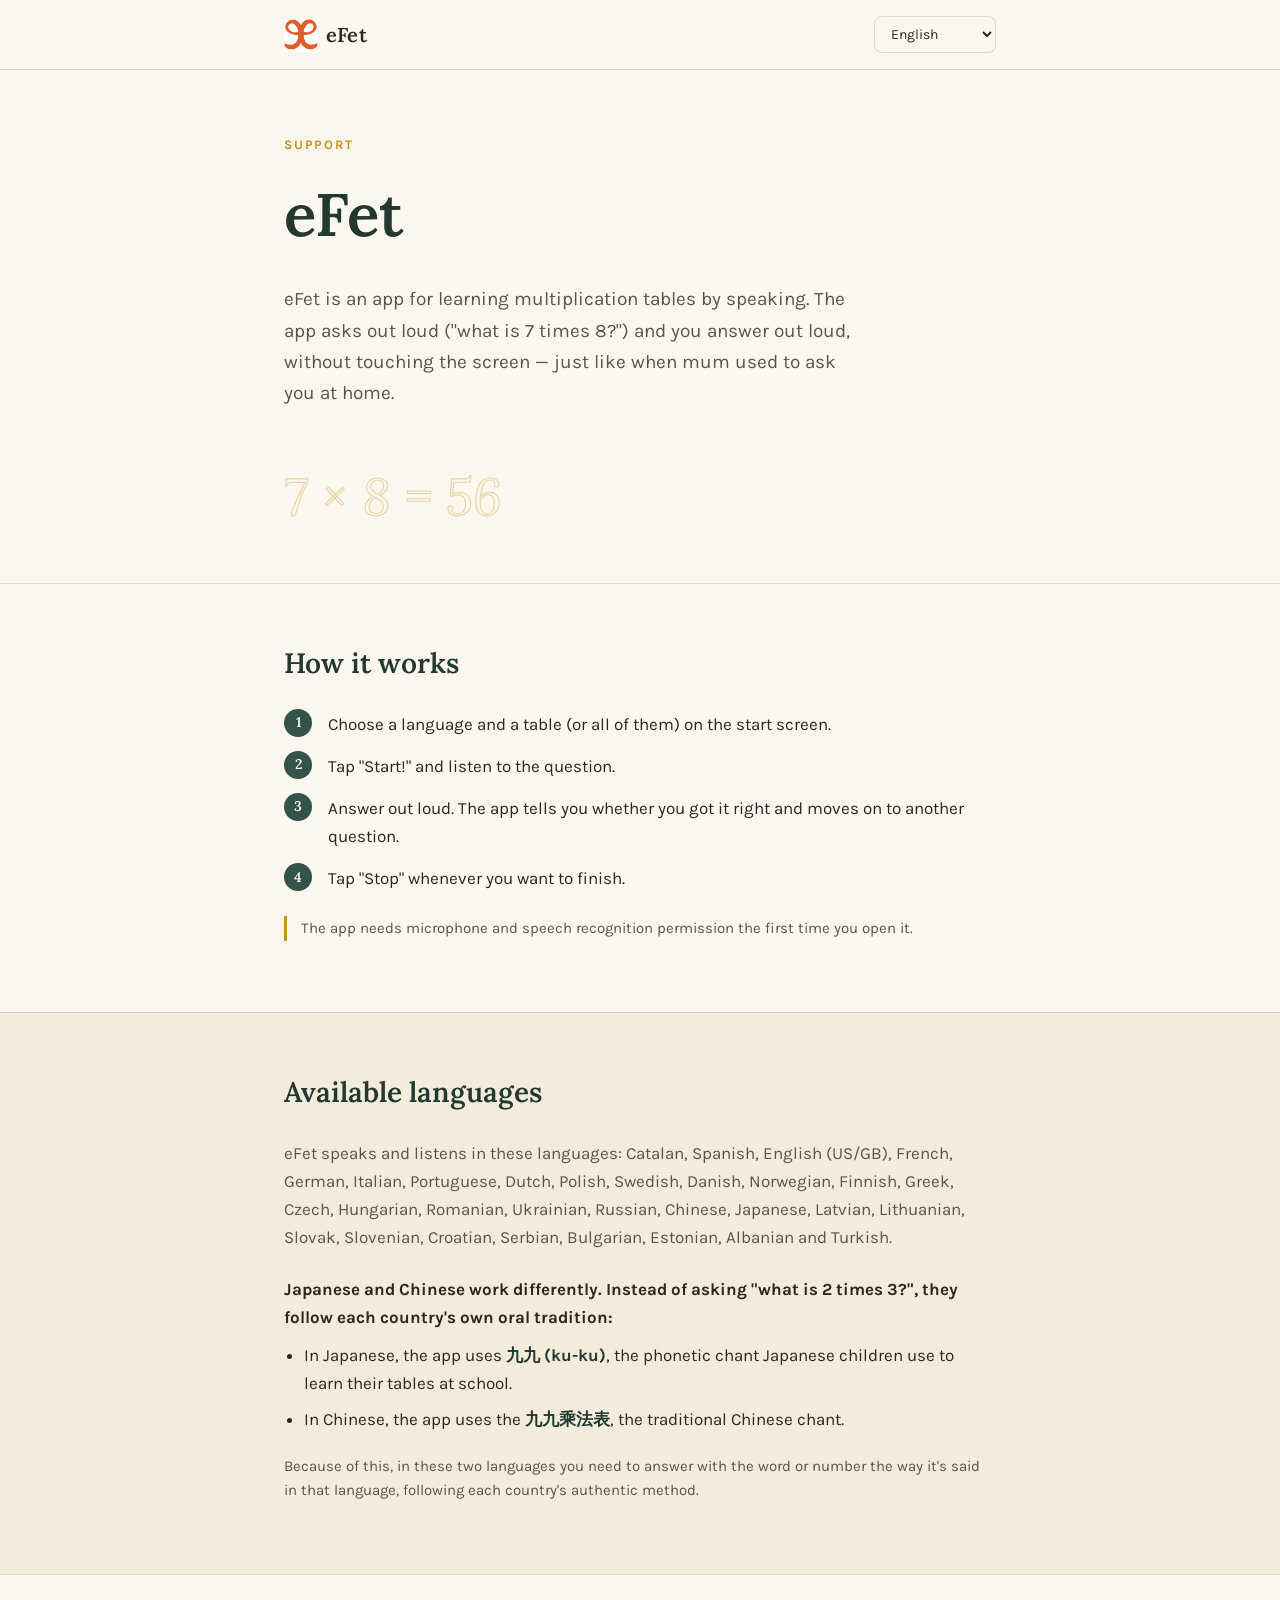
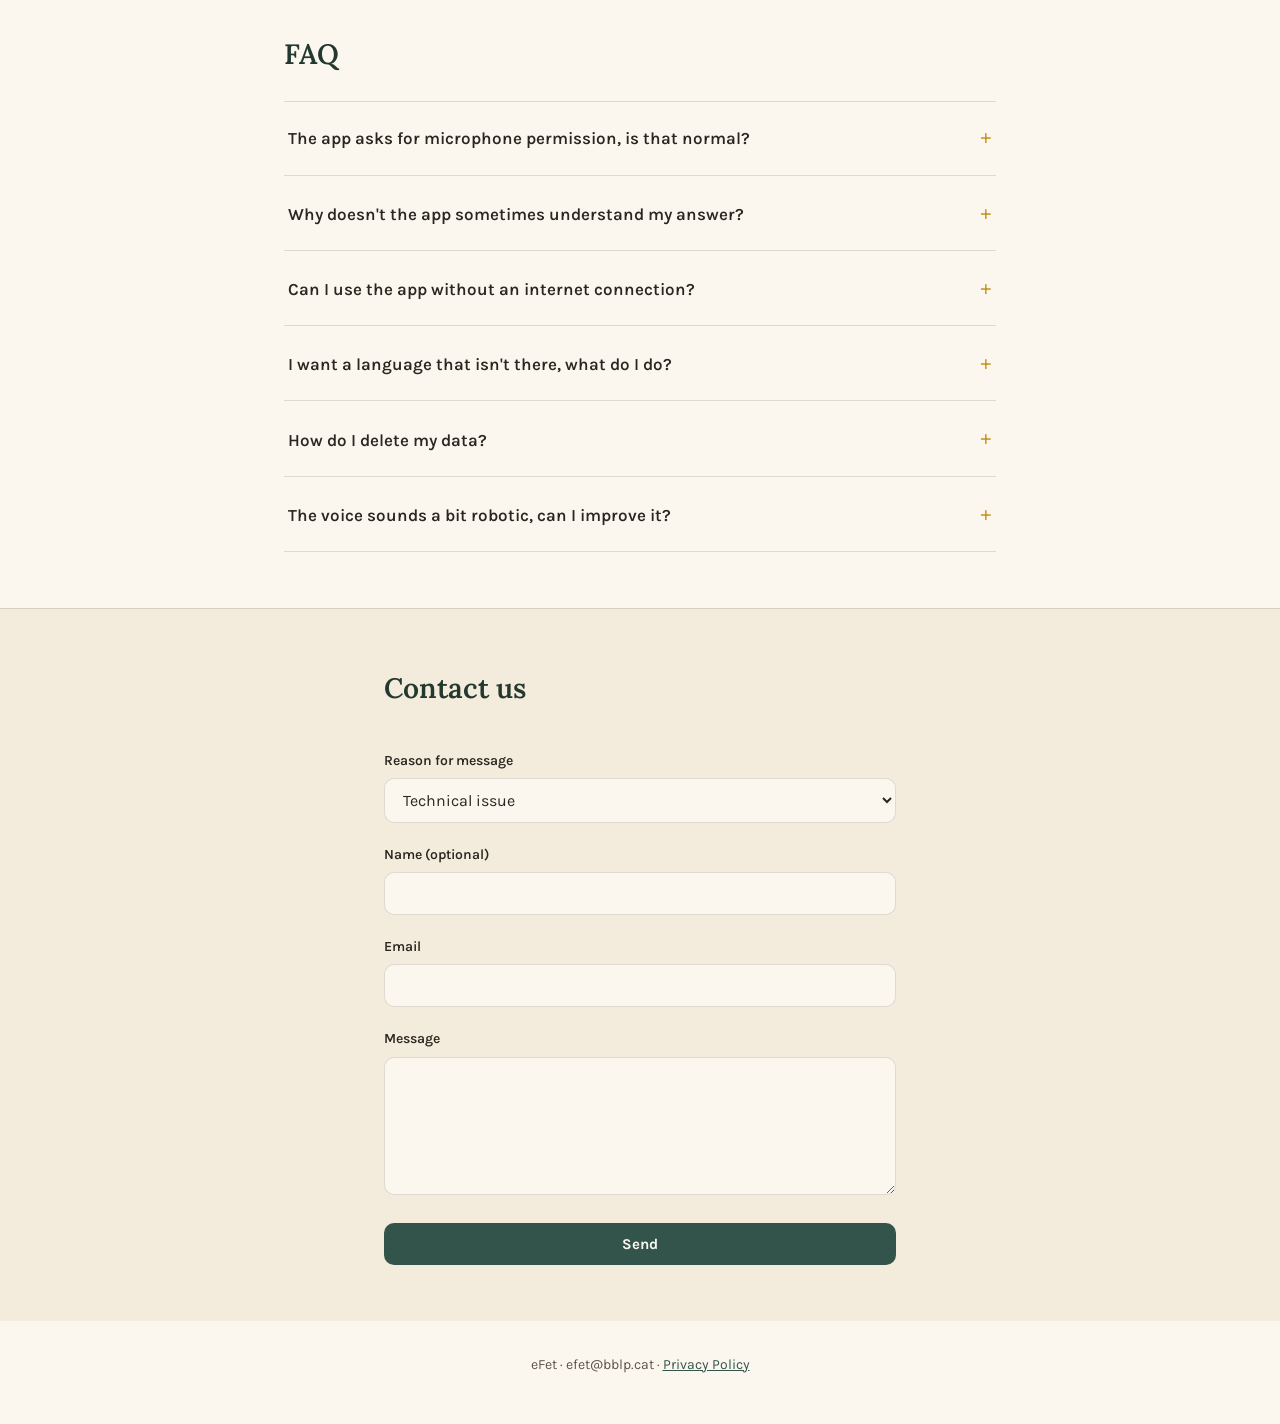
<file: index.html>
<!DOCTYPE html>
<html lang="ca">
<head>
<meta charset="UTF-8">
<meta name="viewport" content="width=device-width, initial-scale=1.0">
<title>eFet — Support</title>
<meta name="description" content="eFet support page">
<link rel="icon" type="image/png" href="icon.png">
<link rel="preconnect" href="https://fonts.googleapis.com">
<link rel="preconnect" href="https://fonts.gstatic.com" crossorigin>
<link href="https://fonts.googleapis.com/css2?family=Lora:ital,wght@0,500;0,600;1,500&family=Karla:wght@400;500;600;700&display=swap" rel="stylesheet">
<link rel="stylesheet" href="styles.css">
</head>
<body>

<div class="chalk-texture" aria-hidden="true"></div>

<header class="site-header">
  <div class="wrap header-inner">
    <a class="brand" href="#top">
      <img src="icon.png" alt="" class="brand-icon">
      <span class="brand-name">eFet</span>
    </a>
    <div class="lang-picker">
      <label for="lang-select" class="sr-only">Language</label>
      <select id="lang-select" aria-label="Choose language"></select>
    </div>
  </div>
</header>

<main id="top">

  <section class="hero">
    <div class="wrap">
      <p class="eyebrow" data-i18n="eyebrow">Support</p>
      <h1 id="page-title">eFet</h1>
      <p class="hero-sum" id="what-is-text"></p>
      <div class="hero-equation" aria-hidden="true">
        <svg viewBox="0 0 520 120" xmlns="http://www.w3.org/2000/svg">
          <text x="0" y="85" class="chalk-eq">7 × 8 = 56</text>
        </svg>
      </div>
    </div>
  </section>

  <section class="section" id="how">
    <div class="wrap">
      <h2 data-i18n-heading="how">How it works</h2>
      <ol class="steps" id="steps-list"></ol>
      <p class="note" id="perm-note"></p>
    </div>
  </section>

  <section class="section alt" id="languages">
    <div class="wrap">
      <h2 data-i18n-heading="languages">Available languages</h2>
      <p id="langs-intro"></p>
      <p class="callout-title" id="jazh-intro"></p>
      <ul class="jazh-list">
        <li id="ja-bullet"></li>
        <li id="zh-bullet"></li>
      </ul>
      <p id="langs-closing"></p>
    </div>
  </section>

  <section class="section" id="faq">
    <div class="wrap">
      <h2 data-i18n-heading="faq">FAQ</h2>
      <div class="faq-list" id="faq-list"></div>
    </div>
  </section>

  <section class="section alt" id="contact">
    <div class="wrap wrap-narrow">
      <h2 data-i18n-heading="contact">Contact us</h2>
      <form id="contact-form">
        <label id="label-reason" for="reason"></label>
        <select id="reason" name="reason" required></select>

        <label id="label-name" for="name"></label>
        <input id="name" name="name" type="text" autocomplete="name">

        <label id="label-email" for="email"></label>
        <input id="email" name="email" type="email" required autocomplete="email">

        <label id="label-message" for="message"></label>
        <textarea id="message" name="message" rows="6" required></textarea>

        <button type="submit" id="send-btn"></button>
      </form>
    </div>
  </section>

</main>

<footer class="site-footer">
  <div class="wrap">
    <p>eFet · efet@bblp.cat · <a href="privacy.html">Privacy Policy</a></p>
  </div>
</footer>

<script src="translations.js"></script>
<script src="script.js"></script>
</body>
</html>
</file>
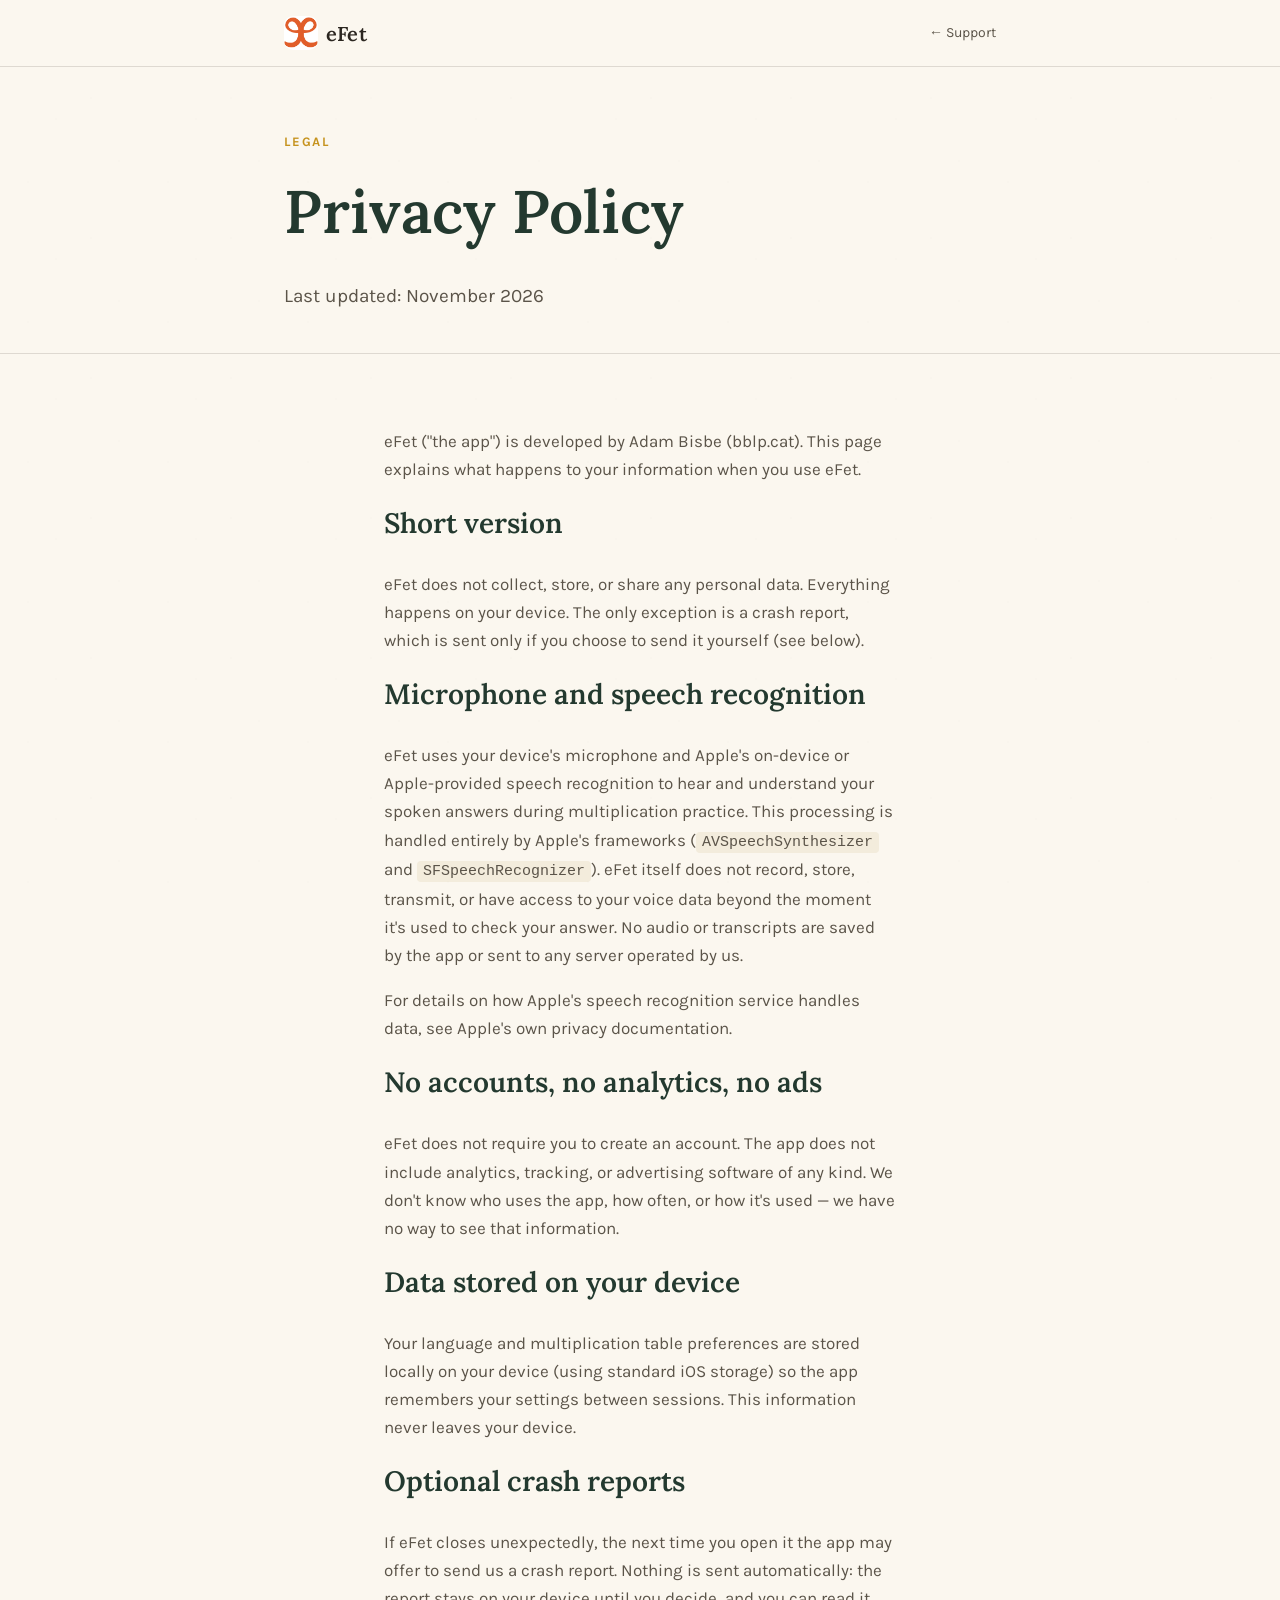
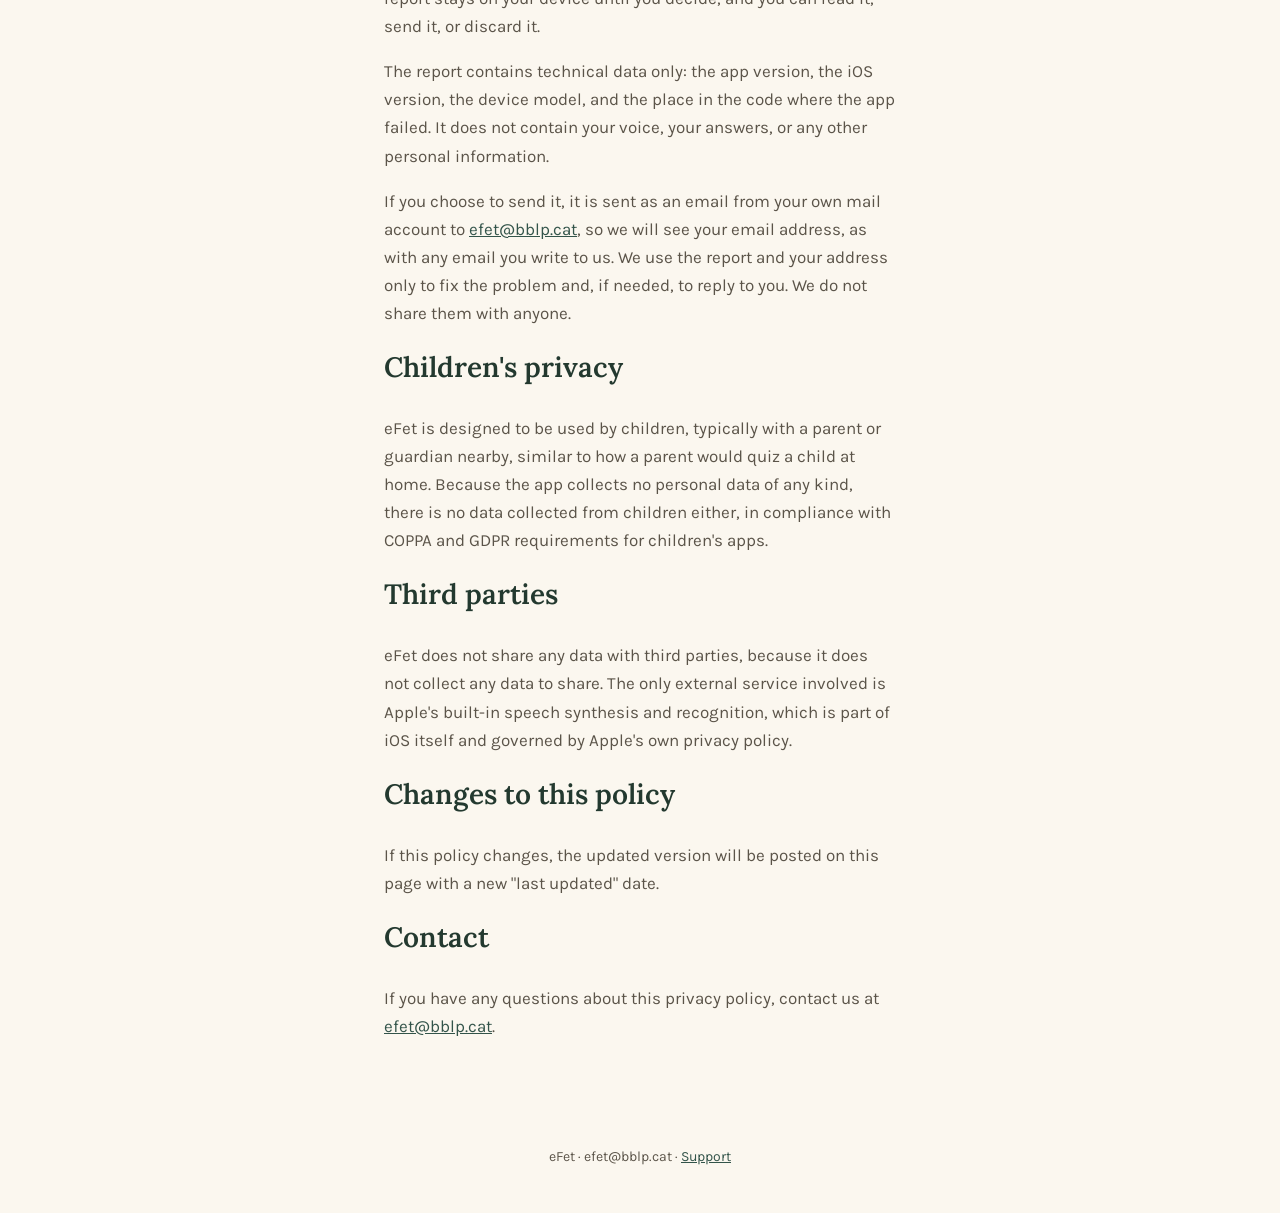
<file: privacy.html>
<!DOCTYPE html>
<html lang="en">
<head>
<meta charset="UTF-8">
<meta name="viewport" content="width=device-width, initial-scale=1.0">
<title>eFet — Privacy Policy</title>
<meta name="description" content="eFet privacy policy">
<link rel="icon" type="image/png" href="icon.png">
<link rel="preconnect" href="https://fonts.googleapis.com">
<link rel="preconnect" href="https://fonts.gstatic.com" crossorigin>
<link href="https://fonts.googleapis.com/css2?family=Lora:ital,wght@0,500;0,600;1,500&family=Karla:wght@400;500;600;700&display=swap" rel="stylesheet">
<link rel="stylesheet" href="styles.css">
</head>
<body>

<div class="chalk-texture" aria-hidden="true"></div>

<header class="site-header">
  <div class="wrap header-inner">
    <a class="brand" href="index.html">
      <img src="icon.png" alt="" class="brand-icon">
      <span class="brand-name">eFet</span>
    </a>
    <a class="back-link" href="index.html">← Support</a>
  </div>
</header>

<main>
  <section class="hero hero-small">
    <div class="wrap">
      <p class="eyebrow">Legal</p>
      <h1>Privacy Policy</h1>
      <p class="hero-sum">Last updated: November 2026</p>
    </div>
  </section>

  <section class="section">
    <div class="wrap wrap-narrow policy-body">

      <p>eFet ("the app") is developed by Adam Bisbe (bblp.cat). This page explains what happens to your information when you use eFet.</p>

      <h2>Short version</h2>
      <p>eFet does not collect, store, or share any personal data. Everything happens on your device. The only exception is a crash report, which is sent only if you choose to send it yourself (see below).</p>

      <h2>Microphone and speech recognition</h2>
      <p>eFet uses your device's microphone and Apple's on-device or Apple-provided speech recognition to hear and understand your spoken answers during multiplication practice. This processing is handled entirely by Apple's frameworks (<code>AVSpeechSynthesizer</code> and <code>SFSpeechRecognizer</code>). eFet itself does not record, store, transmit, or have access to your voice data beyond the moment it's used to check your answer. No audio or transcripts are saved by the app or sent to any server operated by us.</p>
      <p>For details on how Apple's speech recognition service handles data, see Apple's own privacy documentation.</p>

      <h2>No accounts, no analytics, no ads</h2>
      <p>eFet does not require you to create an account. The app does not include analytics, tracking, or advertising software of any kind. We don't know who uses the app, how often, or how it's used — we have no way to see that information.</p>

      <h2>Data stored on your device</h2>
      <p>Your language and multiplication table preferences are stored locally on your device (using standard iOS storage) so the app remembers your settings between sessions. This information never leaves your device.</p>

      <h2>Optional crash reports</h2>
      <p>If eFet closes unexpectedly, the next time you open it the app may offer to send us a crash report. Nothing is sent automatically: the report stays on your device until you decide, and you can read it, send it, or discard it.</p>
      <p>The report contains technical data only: the app version, the iOS version, the device model, and the place in the code where the app failed. It does not contain your voice, your answers, or any other personal information.</p>
      <p>If you choose to send it, it is sent as an email from your own mail account to <a href="mailto:efet@bblp.cat">efet@bblp.cat</a>, so we will see your email address, as with any email you write to us. We use the report and your address only to fix the problem and, if needed, to reply to you. We do not share them with anyone.</p>

      <h2>Children's privacy</h2>
      <p>eFet is designed to be used by children, typically with a parent or guardian nearby, similar to how a parent would quiz a child at home. Because the app collects no personal data of any kind, there is no data collected from children either, in compliance with COPPA and GDPR requirements for children's apps.</p>

      <h2>Third parties</h2>
      <p>eFet does not share any data with third parties, because it does not collect any data to share. The only external service involved is Apple's built-in speech synthesis and recognition, which is part of iOS itself and governed by Apple's own privacy policy.</p>

      <h2>Changes to this policy</h2>
      <p>If this policy changes, the updated version will be posted on this page with a new "last updated" date.</p>

      <h2>Contact</h2>
      <p>If you have any questions about this privacy policy, contact us at <a href="mailto:efet@bblp.cat">efet@bblp.cat</a>.</p>

    </div>
  </section>
</main>

<footer class="site-footer">
  <div class="wrap">
    <p>eFet · efet@bblp.cat · <a href="index.html">Support</a></p>
  </div>
</footer>

</body>
</html>
</file>
<file: styles.css>
:root{
  --paper: #FBF7EF;
  --paper-alt: #F3ECDC;
  --ink: #2B2620;
  --ink-soft: #5B5449;
  --chalk-green: #33544A;
  --chalk-green-deep: #23392F;
  --mustard: #C6931E;
  --mustard-soft: #E9D4A4;
  --line: rgba(43,38,32,0.14);
  --radius: 14px;
  --font-display: "Lora", Georgia, serif;
  --font-body: "Karla", -apple-system, BlinkMacSystemFont, "Segoe UI", sans-serif;
}

*{box-sizing:border-box;}

html{scroll-behavior:smooth;}

body{
  margin:0;
  background:var(--paper);
  color:var(--ink);
  font-family:var(--font-body);
  font-size:17px;
  line-height:1.65;
  -webkit-font-smoothing:antialiased;
}

.sr-only{
  position:absolute; width:1px; height:1px; padding:0; margin:-1px;
  overflow:hidden; clip:rect(0,0,0,0); white-space:nowrap; border:0;
}

a{color:var(--chalk-green);}

.wrap{
  max-width:760px;
  margin:0 auto;
  padding:0 24px;
}
.wrap-narrow{max-width:560px;}

/* subtle chalk-dust texture over the whole page */
.chalk-texture{
  position:fixed; inset:0; pointer-events:none; z-index:0;
  opacity:0.035;
  background-image:
    radial-gradient(circle at 20% 30%, #000 0, transparent 1px),
    radial-gradient(circle at 65% 70%, #000 0, transparent 1px),
    radial-gradient(circle at 85% 15%, #000 0, transparent 1px),
    radial-gradient(circle at 40% 85%, #000 0, transparent 1px);
  background-size: 140px 140px;
}

/* Header */
.site-header{
  border-bottom:1px solid var(--line);
  background:var(--paper);
  position:sticky; top:0; z-index:10;
}
.header-inner{
  display:flex; align-items:center; justify-content:space-between;
  padding:16px 24px;
}
.brand{
  display:flex; align-items:center; gap:8px;
  text-decoration:none; color:var(--ink);
}
.brand-icon{
  width:34px; height:34px;
  border-radius:9px;
  display:block;
}
.brand-name{
  font-family:var(--font-display); font-weight:600; font-size:20px;
  letter-spacing:0.01em;
}
.lang-picker select{
  font-family:var(--font-body);
  font-size:14px;
  padding:8px 12px;
  border-radius:8px;
  border:1px solid var(--line);
  background:var(--paper);
  color:var(--ink);
  cursor:pointer;
}
.lang-picker select:focus-visible{
  outline:2px solid var(--chalk-green);
  outline-offset:2px;
}
.back-link{
  font-size:14px;
  color:var(--ink-soft);
  text-decoration:none;
}
.back-link:hover{color:var(--chalk-green);}
.hero-small{padding:44px 0 24px;}
.policy-body h2{
  font-family:var(--font-display);
  font-size:20px;
  font-weight:600;
  color:var(--chalk-green-deep);
  margin:32px 0 10px;
}
.policy-body p{color:var(--ink-soft);}
.policy-body code{
  background:var(--paper-alt);
  padding:2px 6px;
  border-radius:4px;
  font-size:15px;
}

/* Hero */
.hero{
  position:relative;
  padding:64px 0 40px;
  overflow:hidden;
}
.eyebrow{
  font-size:13px;
  text-transform:uppercase;
  letter-spacing:0.14em;
  color:var(--mustard);
  font-weight:700;
  margin:0 0 10px;
}
.hero h1{
  font-family:var(--font-display);
  font-size:clamp(40px, 7vw, 60px);
  font-weight:600;
  margin:0 0 20px;
  color:var(--chalk-green-deep);
}
.hero-sum{
  font-size:19px;
  max-width:52ch;
  color:var(--ink-soft);
  margin:0;
}
.hero-equation{
  margin-top:36px;
  max-width:420px;
}
.hero-equation svg{width:100%; height:auto; display:block;}
.chalk-eq{
  font-family:var(--font-display);
  font-style:italic;
  font-size:64px;
  fill:none;
  stroke:var(--mustard-soft);
  stroke-width:1.4px;
  paint-order:stroke;
}

/* Sections */
.section{
  padding:56px 0;
  border-top:1px solid var(--line);
}
.section.alt{
  background:var(--paper-alt);
}
.section h2{
  font-family:var(--font-display);
  font-size:28px;
  font-weight:600;
  margin:0 0 24px;
  color:var(--chalk-green-deep);
}

/* Steps */
.steps{
  list-style:none;
  counter-reset:step;
  margin:0 0 24px;
  padding:0;
  display:grid;
  gap:14px;
}
.steps li{
  counter-increment:step;
  position:relative;
  padding-left:44px;
  min-height:28px;
}
.steps li::before{
  content:counter(step);
  position:absolute; left:0; top:-1px;
  width:28px; height:28px;
  border-radius:50%;
  background:var(--chalk-green);
  color:var(--paper);
  font-family:var(--font-display);
  font-weight:600;
  font-size:14px;
  display:flex; align-items:center; justify-content:center;
}
.note{
  color:var(--ink-soft);
  font-size:15px;
  border-left:3px solid var(--mustard);
  padding-left:14px;
}

/* Languages */
#langs-intro{color:var(--ink-soft);}
.callout-title{
  font-weight:700;
  margin-top:24px;
  margin-bottom:10px;
}
.jazh-list{
  margin:0 0 20px;
  padding-left:20px;
  display:grid;
  gap:8px;
}
.jazh-list li strong{color:var(--chalk-green-deep);}
#langs-closing{color:var(--ink-soft); font-size:15px;}

/* FAQ */
.faq-list{
  display:grid;
  gap:2px;
  border-top:1px solid var(--line);
}
.faq-item{
  border-bottom:1px solid var(--line);
}
.faq-item summary{
  cursor:pointer;
  list-style:none;
  padding:18px 4px;
  font-weight:600;
  display:flex;
  align-items:center;
  justify-content:space-between;
  gap:16px;
}
.faq-item summary::-webkit-details-marker{display:none;}
.faq-item summary::after{
  content:"+";
  font-family:var(--font-display);
  font-size:22px;
  color:var(--mustard);
  flex-shrink:0;
  transition:transform 0.15s ease;
}
.faq-item[open] summary::after{
  transform:rotate(45deg);
}
.faq-item p{
  margin:0 0 18px;
  padding:0 4px;
  color:var(--ink-soft);
}

/* Contact form */
#contact-form{
  display:grid;
  gap:6px;
}
#contact-form label{
  font-weight:600;
  font-size:14px;
  margin-top:14px;
}
#contact-form select,
#contact-form input,
#contact-form textarea{
  font-family:var(--font-body);
  font-size:16px;
  padding:11px 14px;
  border-radius:10px;
  border:1px solid var(--line);
  background:var(--paper);
  color:var(--ink);
  width:100%;
}
#contact-form select:focus-visible,
#contact-form input:focus-visible,
#contact-form textarea:focus-visible{
  outline:2px solid var(--chalk-green);
  outline-offset:1px;
}
#contact-form textarea{resize:vertical;}
#send-btn{
  margin-top:22px;
  align-self:start;
  padding:12px 28px;
  border-radius:10px;
  border:none;
  background:var(--chalk-green);
  color:var(--paper);
  font-family:var(--font-body);
  font-weight:700;
  font-size:15px;
  cursor:pointer;
  transition:background 0.15s ease;
}
#send-btn:hover{background:var(--chalk-green-deep);}
#send-btn:focus-visible{
  outline:2px solid var(--mustard);
  outline-offset:2px;
}

/* Footer */
.site-footer{
  padding:32px 0 48px;
  text-align:center;
}
.site-footer p{
  color:var(--ink-soft);
  font-size:14px;
  margin:0;
}

@media (prefers-reduced-motion: reduce){
  html{scroll-behavior:auto;}
  .faq-item summary::after{transition:none;}
}

@media (max-width:560px){
  .hero{padding:44px 0 28px;}
  .section{padding:40px 0;}
}
</file>
